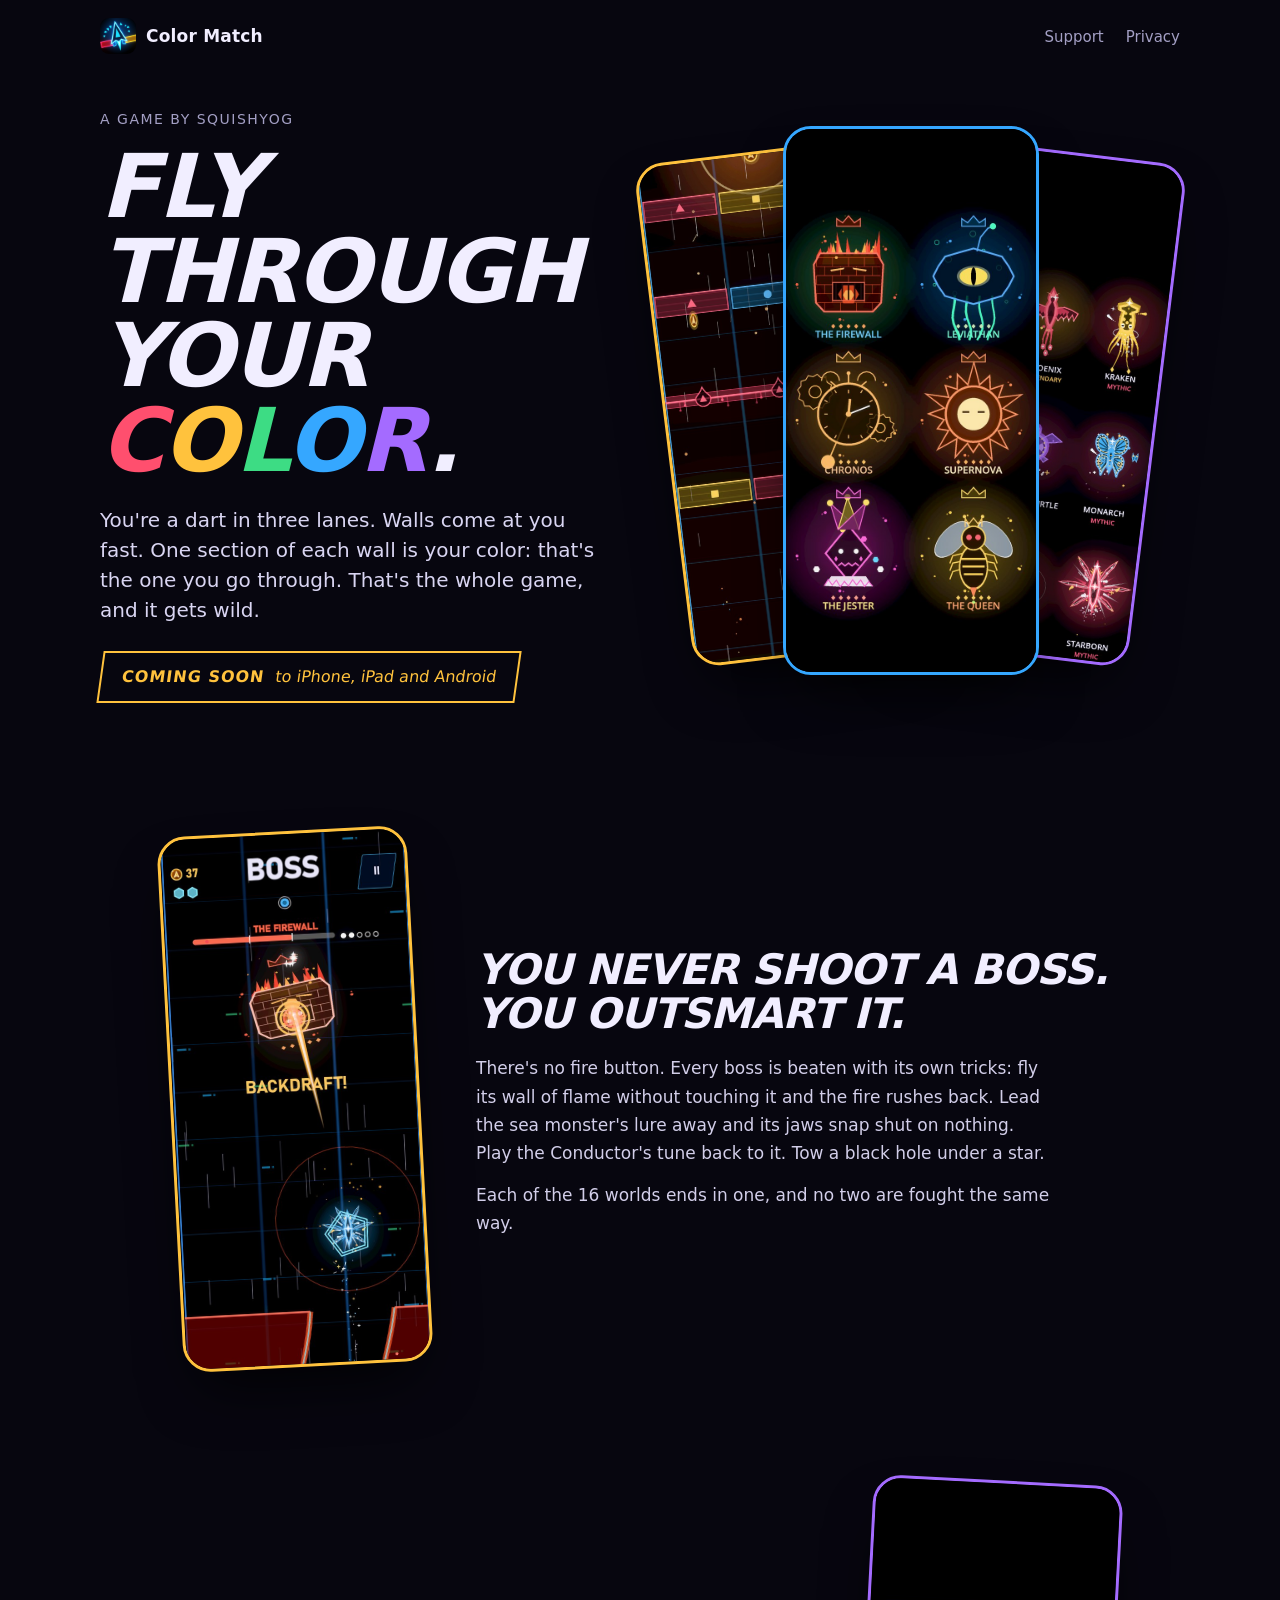
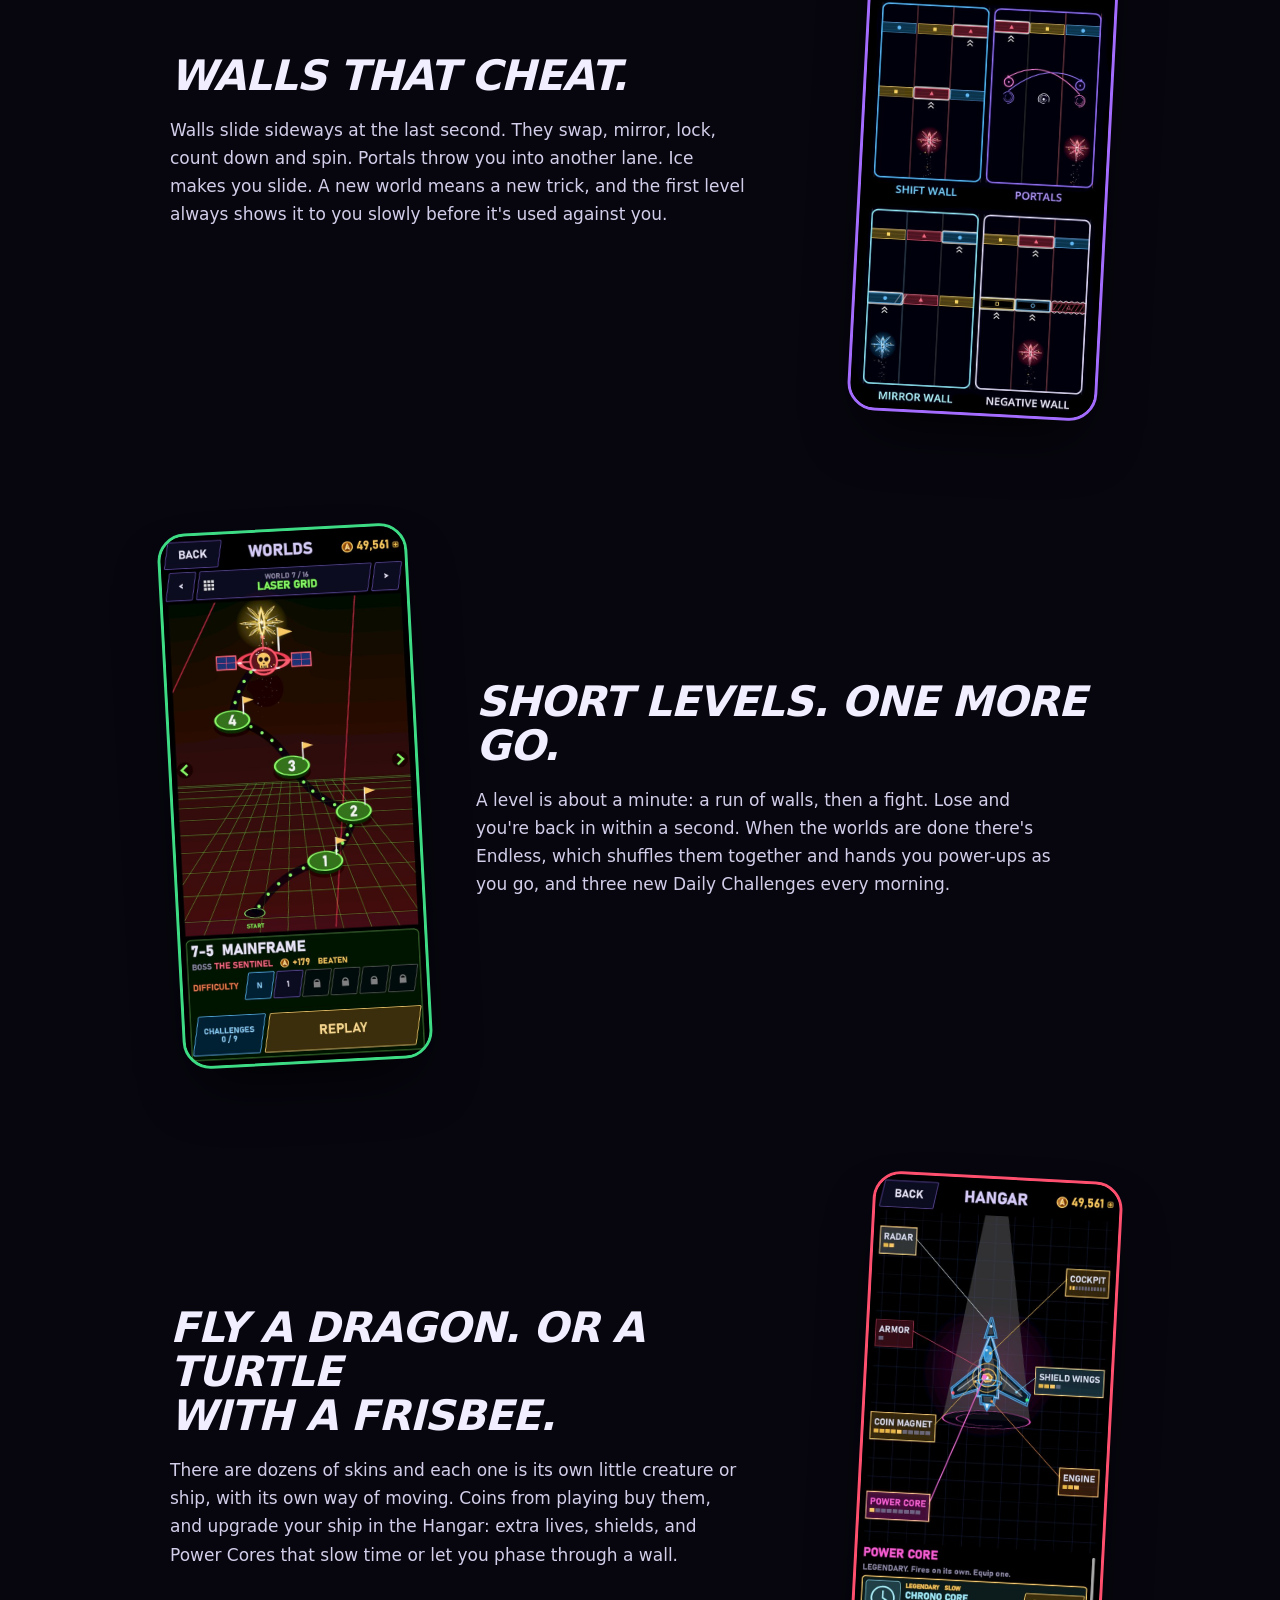
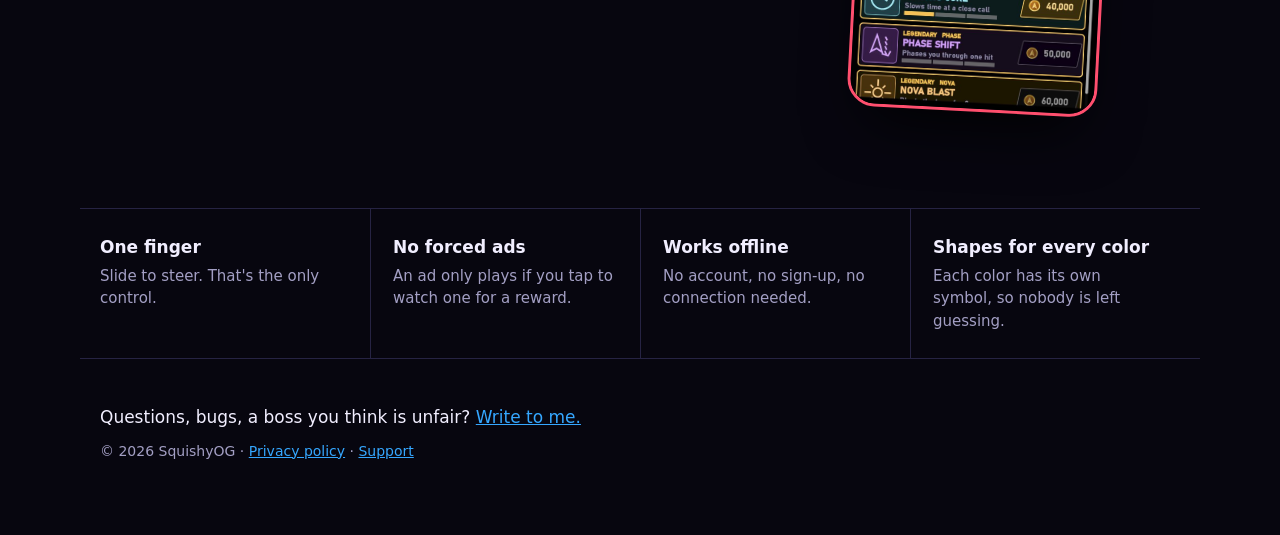
<file: index.html>
<!doctype html>
<html lang="en">
<head>
<meta charset="utf-8">
<meta name="viewport" content="width=device-width, initial-scale=1">
<title>Color Match: Neon Dart</title>
<meta name="description" content="Steer a neon dart down three lanes and fly through the wall that matches your color. 16 worlds, a boss at the end of every one. Coming soon to iPhone, iPad and Android.">
<meta property="og:title" content="Color Match: Neon Dart">
<meta property="og:description" content="Fly through the wall that matches your color. 16 worlds, a boss at the end of every one.">
<meta property="og:image" content="https://squishyog.github.io/colormatch-site/img/share.jpg">
<meta name="theme-color" content="#07060f">
<link rel="icon" href="img/icon.png">
<link rel="stylesheet" href="style.css?v=4">
</head>
<body class="home">

<div class="bar">
  <a class="brand" href="index.html"><img src="img/icon.png" alt="" width="36" height="36">Color Match</a>
  <span class="links"><a href="support.html">Support</a><a href="privacy.html">Privacy</a></span>
</div>

<section class="hero">
  <div class="pitch">
    <p class="eyebrow">A game by SquishyOG</p>
    <h1>Fly through<br>your <span class="c1">c</span><span class="c2">o</span><span class="c3">l</span><span class="c4">o</span><span class="c5">r</span>.</h1>
    <p class="lede">You're a dart in three lanes. Walls come at you fast. One section of each wall
    is your color: that's the one you go through. That's the whole game, and it gets wild.</p>
    <p class="soon"><b>Coming soon</b> to iPhone, iPad and Android</p>
  </div>
  <div class="phones">
    <img class="ph left" src="img/play.jpg" alt="The dart flying at walls of three colors, to pass through the one that matches it" width="600" height="1304">
    <img class="ph mid" src="img/boss.jpg" alt="Six of the bosses: the Firewall, the Leviathan, Chronos, the Supernova, the Jester and the Queen" width="600" height="1304">
    <img class="ph right" src="img/skins.jpg" alt="Nine skins: a dragon, a phoenix, a kraken and more" width="600" height="1304">
  </div>
</section>

<section class="row">
  <img class="ph" src="img/backdraft.jpg" alt="The Firewall boss blasted by its own fire" width="600" height="1304" loading="lazy">
  <div>
    <h2>You never shoot a boss.<br>You outsmart it.</h2>
    <p>There's no fire button. Every boss is beaten with its own tricks: fly its wall of flame
    without touching it and the fire rushes back. Lead the sea monster's lure away and its jaws
    snap shut on nothing. Play the Conductor's tune back to it. Tow a black hole under a star.</p>
    <p>Each of the 16 worlds ends in one, and no two are fought the same way.</p>
  </div>
</section>

<section class="row flip">
  <img class="ph" src="img/tricks.jpg" alt="Four trick walls: a shift wall, portals, a mirror wall and a negative wall" width="600" height="1304" loading="lazy">
  <div>
    <h2>Walls that cheat.</h2>
    <p>Walls slide sideways at the last second. They swap, mirror, lock, count down and spin.
    Portals throw you into another lane. Ice makes you slide. A new world means a new trick, and
    the first level always shows it to you slowly before it's used against you.</p>
  </div>
</section>

<section class="row">
  <img class="ph" src="img/worlds.jpg" alt="The world map: a road of levels leading to a boss" width="600" height="1304" loading="lazy">
  <div>
    <h2>Short levels. One more go.</h2>
    <p>A level is about a minute: a run of walls, then a fight. Lose and you're back in within a
    second. When the worlds are done there's Endless, which shuffles them together and hands you
    power-ups as you go, and three new Daily Challenges every morning.</p>
  </div>
</section>

<section class="row flip">
  <img class="ph" src="img/hangar.jpg" alt="The Hangar, where the ship's parts are upgraded" width="600" height="1304" loading="lazy">
  <div>
    <h2>Fly a dragon. Or a turtle<br>with a frisbee.</h2>
    <p>There are dozens of skins and each one is its own little creature or ship, with its own
    way of moving. Coins from playing buy them, and upgrade your ship in the Hangar: extra
    lives, shields, and Power Cores that slow time or let you phase through a wall.</p>
  </div>
</section>

<section class="facts">
  <div><b>One finger</b>Slide to steer. That's the only control.</div>
  <div><b>No forced ads</b>An ad only plays if you tap to watch one for a reward.</div>
  <div><b>Works offline</b>No account, no sign-up, no connection needed.</div>
  <div><b>Shapes for every color</b>Each color has its own symbol, so nobody is left guessing.</div>
</section>

<footer>
  <p>Questions, bugs, a boss you think is unfair? <a href="support.html">Write to me.</a></p>
  <p class="small">&copy; 2026 SquishyOG &middot; <a href="privacy.html">Privacy policy</a> &middot; <a href="support.html">Support</a></p>
</footer>

</body>
</html>
</file>
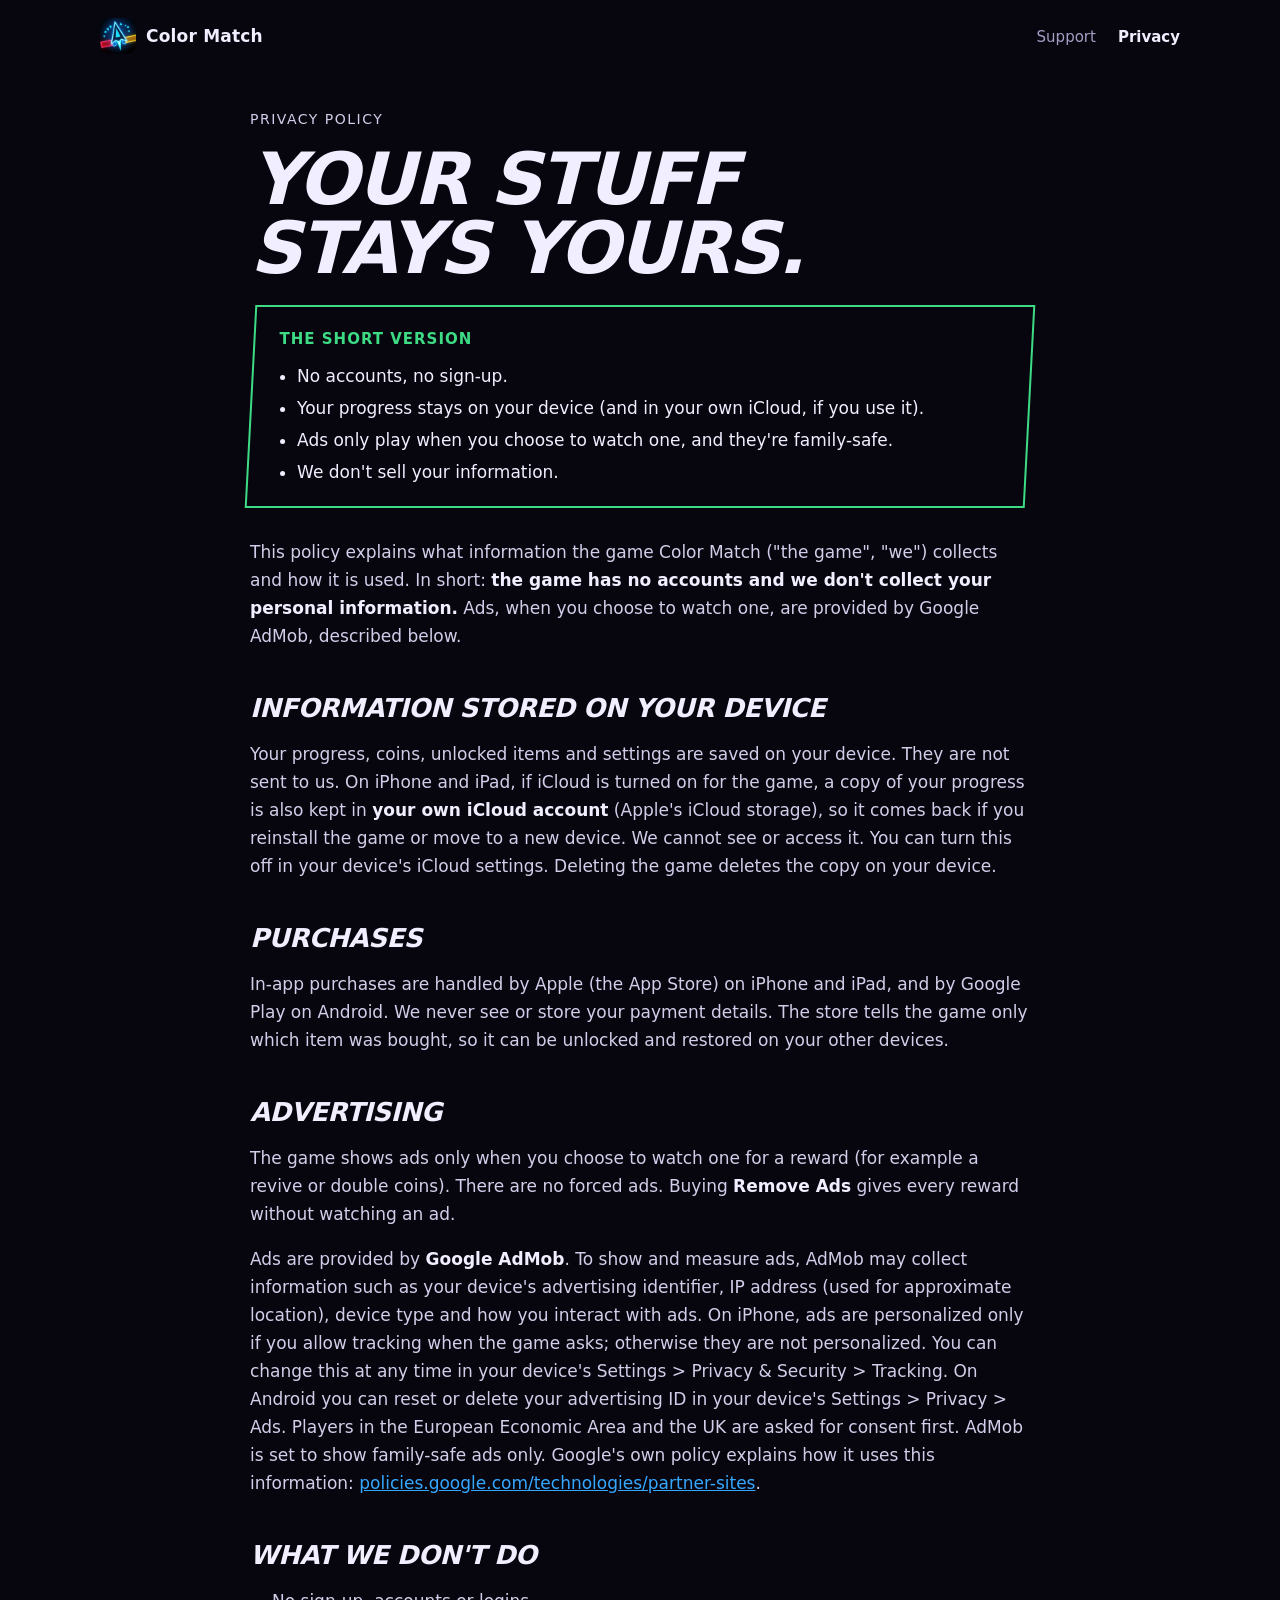
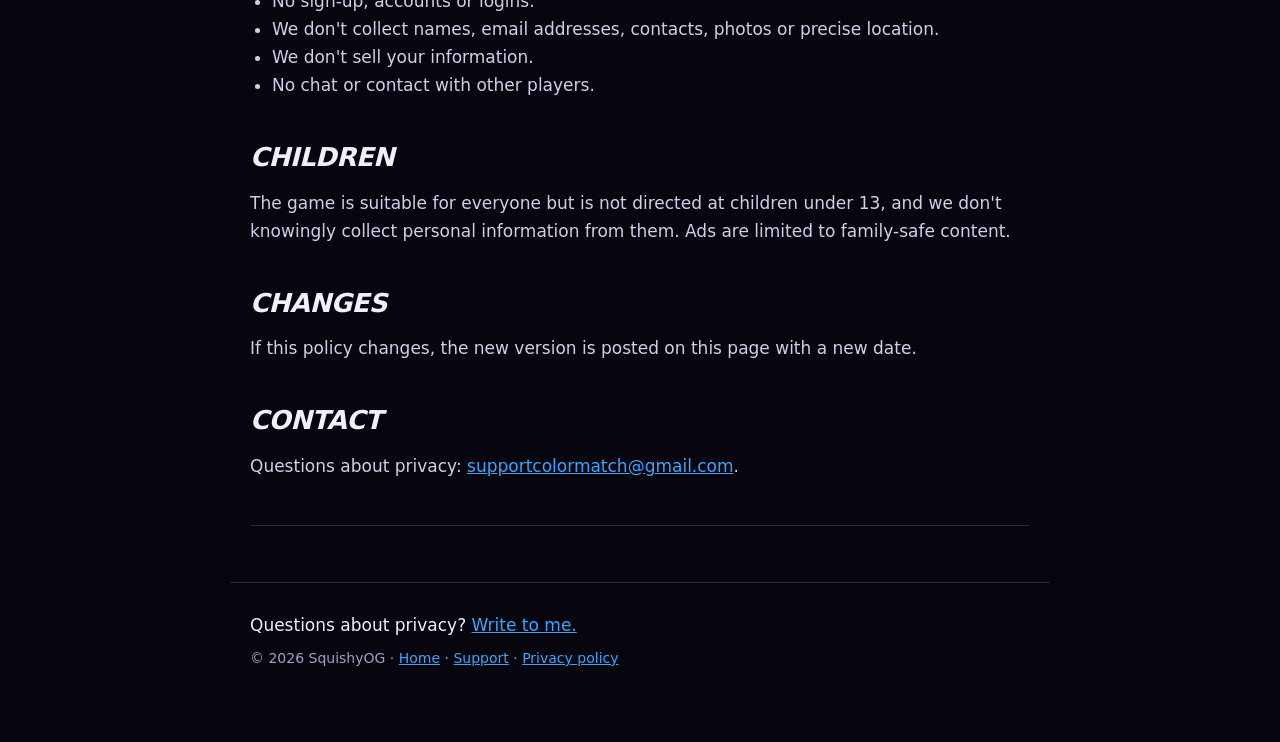
<file: privacy.html>
<!doctype html>
<html lang="en">
<head>
<meta charset="utf-8">
<meta name="viewport" content="width=device-width, initial-scale=1">
<title>Color Match Privacy Policy</title>
<meta name="theme-color" content="#07060f">
<link rel="icon" href="img/icon.png">
<link rel="stylesheet" href="style.css?v=4">
</head>
<body class="page">

<div class="bar">
  <a class="brand" href="index.html"><img src="img/icon.png" alt="" width="36" height="36">Color Match</a>
  <span class="links"><a href="support.html">Support</a><a href="privacy.html" aria-current="page">Privacy</a></span>
</div>

<main>
  <header class="top">
    <p class="eyebrow">Privacy policy</p>
    <h1>Your stuff<br>stays yours.</h1>
    <div class="short">
    <b>The short version</b>
    <ul>
      <li>No accounts, no sign-up.</li>
      <li>Your progress stays on your device (and in your own iCloud, if you use it).</li>
      <li>Ads only play when you choose to watch one, and they're family-safe.</li>
      <li>We don't sell your information.</li>
    </ul>
  </div>

  <p>This policy explains what information the game Color Match ("the game", "we") collects and
  how it is used. In short: <b>the game has no accounts and we don't collect your personal
  information.</b> Ads, when you choose to watch one, are provided by Google AdMob, described below.</p>

  <h2>Information stored on your device</h2>
  <p>Your progress, coins, unlocked items and settings are saved on your device. They are not
  sent to us. On iPhone and iPad, if iCloud is turned on for the game, a copy of your progress is
  also kept in <b>your own iCloud account</b> (Apple's iCloud storage), so it comes back if you
  reinstall the game or move to a new device. We cannot see or access it. You can turn this off
  in your device's iCloud settings. Deleting the game deletes the copy on your device.</p>

  <h2>Purchases</h2>
  <p>In-app purchases are handled by Apple (the App Store) on iPhone and iPad, and by Google Play
  on Android. We never see or store your payment details. The store tells the game only which item
  was bought, so it can be unlocked and restored on your other devices.</p>

  <h2>Advertising</h2>
  <p>The game shows ads only when you choose to watch one for a reward (for example a revive or
  double coins). There are no forced ads. Buying <b>Remove Ads</b> gives every reward without
  watching an ad.</p>
  <p>Ads are provided by <b>Google AdMob</b>. To show and measure ads, AdMob may collect
  information such as your device's advertising identifier, IP address (used for approximate
  location), device type and how you interact with ads. On iPhone, ads are personalized only if
  you allow tracking when the game asks; otherwise they are not personalized. You can change this
  at any time in your device's Settings &gt; Privacy &amp; Security &gt; Tracking. On Android you can
  reset or delete your advertising ID in your device's Settings &gt; Privacy &gt; Ads. Players in the
  European Economic Area and the UK are asked for consent first. AdMob is set to show family-safe
  ads only. Google's own policy explains how it uses this information:
  <a href="https://policies.google.com/technologies/partner-sites">policies.google.com/technologies/partner-sites</a>.</p>

  <h2>What we don't do</h2>
  <ul>
    <li>No sign-up, accounts or logins.</li>
    <li>We don't collect names, email addresses, contacts, photos or precise location.</li>
    <li>We don't sell your information.</li>
    <li>No chat or contact with other players.</li>
  </ul>

  <h2>Children</h2>
  <p>The game is suitable for everyone but is not directed at children under 13, and we don't
  knowingly collect personal information from them. Ads are limited to family-safe content.</p>

  <h2>Changes</h2>
  <p>If this policy changes, the new version is posted on this page with a new date.</p>

  <h2>Contact</h2>
  <p>Questions about privacy: <a href="mailto:supportcolormatch@gmail.com">supportcolormatch@gmail.com</a>.</p>

</main>

<footer>
  <p>Questions about privacy? <a href="mailto:supportcolormatch@gmail.com">Write to me.</a></p>
  <p class="small">&copy; 2026 SquishyOG &middot; <a href="index.html">Home</a> &middot; <a href="support.html">Support</a> &middot; <a href="privacy.html">Privacy policy</a></p>
</footer>

</body>
</html>
</file>
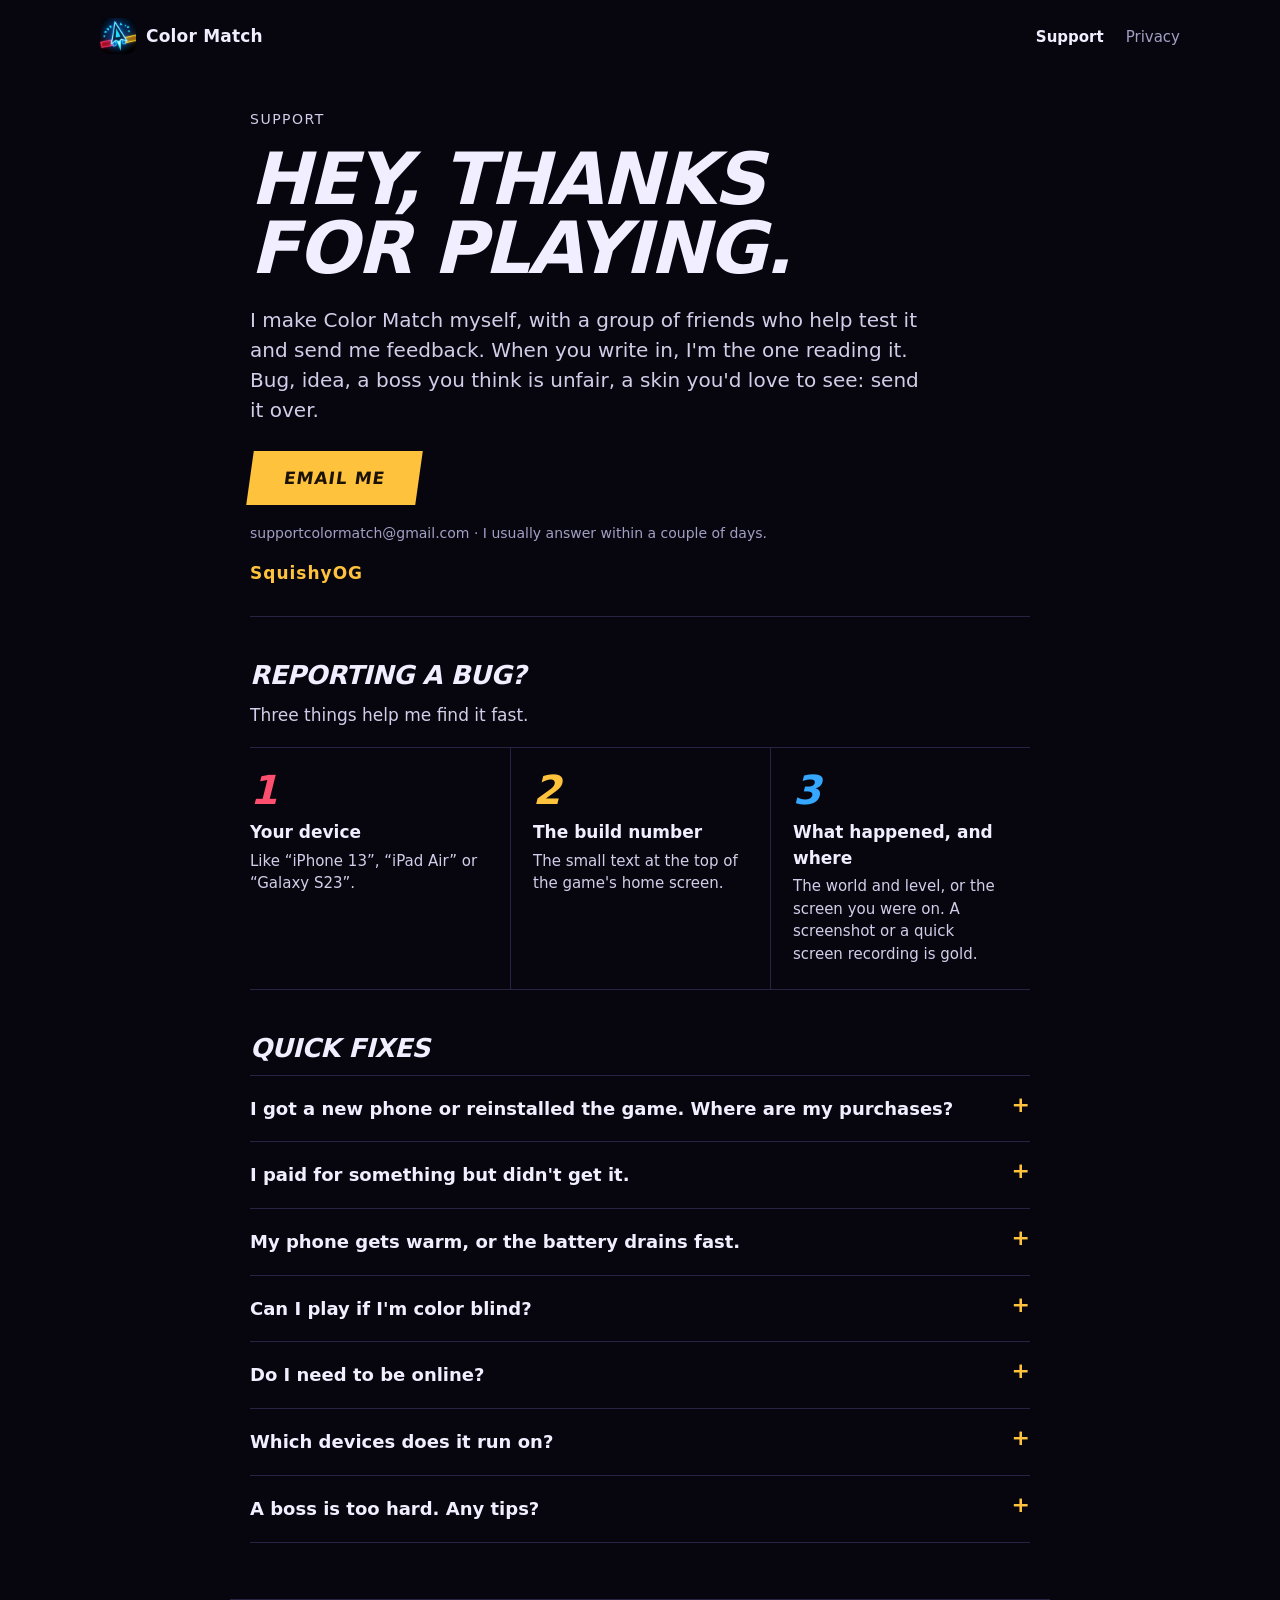
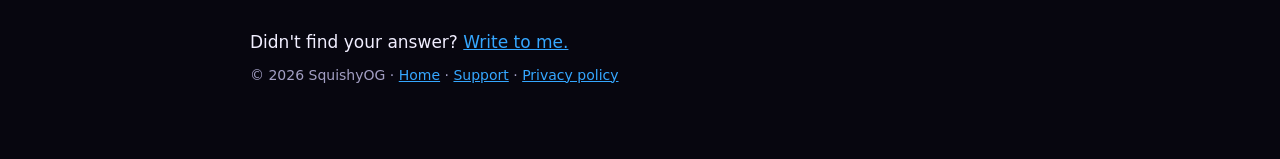
<file: support.html>
<!doctype html>
<html lang="en">
<head>
<meta charset="utf-8">
<meta name="viewport" content="width=device-width, initial-scale=1">
<title>Color Match Support</title>
<meta name="description" content="Help with Color Match: Neon Dart. Restore purchases, fix problems, or write to the developer.">
<meta name="theme-color" content="#07060f">
<link rel="icon" href="img/icon.png">
<link rel="stylesheet" href="style.css?v=4">
</head>
<body class="page">

<div class="bar">
  <a class="brand" href="index.html"><img src="img/icon.png" alt="" width="36" height="36">Color Match</a>
  <span class="links"><a href="support.html" aria-current="page">Support</a><a href="privacy.html">Privacy</a></span>
</div>

<main>
  <header class="top">
    <p class="eyebrow">Support</p>
    <h1>Hey, thanks<br>for playing.</h1>
    <p class="lede">I make Color Match myself, with a group of friends who help test it and send me
    feedback. When you write in, I'm the one reading it. Bug, idea, a boss you think is unfair, a
    skin you'd love to see: send it over.</p>
    <p><a class="btn" href="mailto:supportcolormatch@gmail.com?subject=Color%20Match">Email me</a></p>
    <p class="small">supportcolormatch@gmail.com &middot; I usually answer within a couple of days.</p>
    <p class="sign">SquishyOG</p>
  </header>


  <section class="bug">
    <h2>Reporting a bug?</h2>
    <p class="sub">Three things help me find it fast.</p>
    <ol class="trio">
      <li><b>Your device</b>Like &ldquo;iPhone 13&rdquo;, &ldquo;iPad Air&rdquo; or &ldquo;Galaxy S23&rdquo;.</li>
      <li><b>The build number</b>The small text at the top of the game's home screen.</li>
      <li><b>What happened, and where</b>The world and level, or the screen you were on. A
      screenshot or a quick screen recording is gold.</li>
    </ol>
  </section>

  <h2>Quick fixes</h2>

  <details>
    <summary>I got a new phone or reinstalled the game. Where are my purchases?</summary>
    <p>Open <b>Settings &rsaquo; More &rsaquo; Restore Purchases</b> (it's also at the bottom of the
    Store's Coins tab). Skins, bundles and Remove Ads come back on any device signed in to the same
    Apple ID. Coin packs are spent when you buy them, so those can't come back.</p>
  </details>

  <details>
    <summary>I paid for something but didn't get it.</summary>
    <p>Try <b>Restore Purchases</b> first. Still missing? Email me with the date you bought it and
    I'll sort it out. Apple handles refunds directly at
    <a href="https://reportaproblem.apple.com">reportaproblem.apple.com</a>.</p>
  </details>

  <details>
    <summary>My phone gets warm, or the battery drains fast.</summary>
    <p>Go to <b>Settings &rsaquo; Graphics &rsaquo; Frame Rate</b> and pick <b>Cooler</b>. The game
    runs at about 60 frames a second instead of 120 and your phone stays cooler.</p>
  </details>

  <details>
    <summary>Can I play if I'm color blind?</summary>
    <p>Yes. Turn on <b>Color Symbols</b> in Settings and every color gets its own shape. Every
    warning in the game is also a shape and a sound, never just a color.</p>
  </details>

  <details>
    <summary>Do I need to be online?</summary>
    <p>No, the whole game plays offline. You only need a connection to buy something or to watch
    an optional ad for a reward.</p>
  </details>

  <details>
    <summary>Which devices does it run on?</summary>
    <p>iPhone and iPad with iOS / iPadOS 16 or newer (iPhone 8 and up), and Android phones and tablets
    with Android 7.0 or newer (64-bit).</p>
  </details>

  <details>
    <summary>A boss is too hard. Any tips?</summary>
    <p>Every boss is hurt its own way, usually by turning its own attack back on it. Watch for the
    glowing signs: a box with arrows means &ldquo;be here&rdquo;, teeth and stripes mean danger.
    Settings &rsaquo; More shows all the boss signs, and <b>Boss Hints</b> (Settings &rsaquo;
    Gameplay) can give you more help.</p>
  </details>

</main>

<footer>
  <p>Didn't find your answer? <a href="mailto:supportcolormatch@gmail.com?subject=Color%20Match">Write to me.</a></p>
  <p class="small">&copy; 2026 SquishyOG &middot; <a href="index.html">Home</a> &middot; <a href="support.html">Support</a> &middot; <a href="privacy.html">Privacy policy</a></p>
</footer>

</body>
</html>
</file>
<file: style.css>
:root {
  --bg: #07060f;
  --panel: #100e1f;
  --line: #262343;
  --text: #f1eeff;
  --muted: #a39fc4;
  --pink: #ff4f6e;
  --blue: #35a7ff;
  --gold: #ffc23d;
  --green: #3ddc84;
  --violet: #a46bff;
}
* { box-sizing: border-box; }
html { scroll-behavior: smooth; }
body {
  margin: 0;
  background: var(--bg);
  color: var(--text);
  font: 17px/1.65 system-ui, -apple-system, "Segoe UI", Roboto, sans-serif;
  -webkit-font-smoothing: antialiased;
}
a { color: var(--blue); }
img { max-width: 100%; height: auto; }
.small { color: var(--muted); font-size: 14px; }

/* ---------- Home page ---------- */
.home { overflow-x: hidden; }
.bar {
  max-width: 1120px; margin: 0 auto; padding: 18px 20px;
  display: flex; align-items: center; justify-content: space-between;
}
.brand {
  display: flex; align-items: center; gap: 10px; color: var(--text); text-decoration: none;
  font-weight: 800; letter-spacing: .2px;
}
.brand img { border-radius: 9px; display: block; }
.links a { color: var(--muted); text-decoration: none; margin-left: 22px; font-size: 15px; }
.links a:hover { color: var(--text); }

.hero {
  max-width: 1120px; margin: 0 auto; padding: 36px 20px 72px;
  display: grid; grid-template-columns: 1fr 1.05fr; gap: 28px; align-items: center;
}
.eyebrow { color: var(--muted); font-size: 14px; letter-spacing: 1.5px; text-transform: uppercase; margin: 0 0 14px; }
.hero h1 {
  font-size: clamp(44px, 7.2vw, 88px); line-height: .96; margin: 0 0 22px;
  font-weight: 900; font-style: italic; letter-spacing: -2px; text-transform: uppercase;
}
.c1 { color: var(--pink); } .c2 { color: var(--gold); } .c3 { color: var(--green); }
.c4 { color: var(--blue); } .c5 { color: var(--violet); }
.lede { font-size: 20px; line-height: 1.5; color: #d9d5f2; max-width: 30em; margin: 0 0 26px; }
.soon {
  display: inline-block; margin: 0; padding: 11px 20px; border: 2px solid var(--gold);
  color: var(--gold); transform: skewX(-8deg); font-size: 16px;
}
.soon b { text-transform: uppercase; letter-spacing: 1px; margin-right: 6px; }

.ph {
  display: block; border-radius: 28px; border: 3px solid #2b2850; background: #000;
  box-shadow: 0 30px 60px -20px rgba(0, 0, 0, .9);
}
.phones { position: relative; height: 560px; }
.phones .ph { position: absolute; width: 236px; top: 24px; }
.phones .left { left: 4%; transform: rotate(-7deg); border-color: var(--gold); }
.phones .mid { left: 50%; margin-left: -128px; width: 256px; top: 0; z-index: 2; border-color: var(--blue); }
.phones .right { right: 4%; transform: rotate(7deg); border-color: var(--violet); }

.row {
  max-width: 980px; margin: 0 auto; padding: 56px 20px;
  display: grid; grid-template-columns: 250px 1fr; gap: 56px; align-items: center;
}
.row.flip { grid-template-columns: 1fr 250px; }
.row.flip .ph { order: 2; }
.row .ph { width: 250px; }
.row:nth-of-type(2) .ph { border-color: var(--gold); transform: rotate(-3deg); }
.row:nth-of-type(3) .ph { border-color: var(--violet); transform: rotate(3deg); }
.row:nth-of-type(4) .ph { border-color: var(--green); transform: rotate(-3deg); }
.row:nth-of-type(5) .ph { border-color: var(--pink); transform: rotate(3deg); }
.row h2 {
  font-size: clamp(28px, 4vw, 42px); line-height: 1.05; margin: 0 0 18px;
  font-weight: 900; font-style: italic; letter-spacing: -1px; text-transform: uppercase;
}
.row p { color: #d2cee9; margin: 0 0 14px; max-width: 34em; }

.facts {
  max-width: 1120px; margin: 40px auto 0; padding: 0 20px;
  display: grid; grid-template-columns: repeat(4, 1fr); gap: 0;
  border-top: 1px solid var(--line); border-bottom: 1px solid var(--line);
}
.facts div { padding: 26px 22px; color: var(--muted); font-size: 15px; line-height: 1.5; border-left: 1px solid var(--line); }
.facts div:first-child { border-left: 0; padding-left: 0; }
.facts b { display: block; color: var(--text); font-size: 17px; margin-bottom: 4px; }

.home footer { max-width: 1120px; margin: 0 auto; padding: 44px 20px 64px; text-align: left; color: var(--text); font-size: 17px; }
.home footer p { margin: 0 0 8px; }

@media (max-width: 860px) {
  .hero { grid-template-columns: 1fr; padding-top: 12px; }
  .phones { height: 430px; max-width: 420px; width: 100%; margin: 0 auto; }
  .phones .ph { width: 172px; top: 20px; border-radius: 22px; }
  .phones .mid { width: 190px; margin-left: -95px; top: 0; }
  .phones .left { left: 0; } .phones .right { right: 0; }
  .row, .row.flip { grid-template-columns: 1fr; gap: 28px; padding: 40px 20px; }
  .row .ph { width: 210px; margin: 0 auto; }
  .row.flip .ph { order: 0; }
  .facts { grid-template-columns: 1fr 1fr; }
  .facts div { border-left: 0; padding-left: 0; }
}

/* ---------- Support and privacy pages (the home page's bar, type and footer) ---------- */
.links a[aria-current] { color: var(--text); font-weight: 700; }
.page main { max-width: 820px; margin: 0 auto; padding: 0 20px; }
.top { padding: 36px 0 28px; border-bottom: 1px solid var(--line); margin-bottom: 36px; }
.top h1 {
  font-size: clamp(40px, 6.4vw, 72px); line-height: .96; margin: 0 0 22px;
  font-weight: 900; font-style: italic; letter-spacing: -2px; text-transform: uppercase;
}
.top .lede { max-width: 34em; }
.top .small { margin: 6px 0 0; }
.sign { color: var(--gold); font-weight: 800; letter-spacing: 1px; margin: 14px 0 0; }
.btn {
  display: inline-block; padding: 13px 34px; background: var(--gold); color: #1a1205;
  font-weight: 800; text-decoration: none; text-transform: uppercase; letter-spacing: 1px;
  transform: skewX(-8deg);
}
.btn:hover { filter: brightness(1.1); }
.page h2 {
  font-size: 26px; line-height: 1.1; margin: 44px 0 12px;
  font-weight: 900; font-style: italic; letter-spacing: -.5px; text-transform: uppercase;
}
.page main p, .page main li { color: #d2cee9; }
.page main p b, .page main li b { color: var(--text); }
.page main ul { padding-left: 22px; }
.sub { margin: 0 0 18px; }

.trio { list-style: none; counter-reset: n; padding: 0; margin: 0; display: grid; grid-template-columns: repeat(3, 1fr); gap: 0;
  border-top: 1px solid var(--line); border-bottom: 1px solid var(--line); }
.trio li { counter-increment: n; padding: 22px 22px 24px; border-left: 1px solid var(--line); font-size: 15px; line-height: 1.5; color: var(--muted); }
.trio li:first-child { border-left: 0; padding-left: 0; }
.trio li::before {
  content: counter(n); display: block; font-size: 40px; line-height: 1; font-weight: 900; font-style: italic; margin-bottom: 10px;
}
.trio li:nth-child(1)::before { color: var(--pink); }
.trio li:nth-child(2)::before { color: var(--gold); }
.trio li:nth-child(3)::before { color: var(--blue); }
.trio b { display: block; font-size: 17px; margin-bottom: 4px; }

details { border-bottom: 1px solid var(--line); }
details:first-of-type { border-top: 1px solid var(--line); }
summary {
  cursor: pointer; list-style: none; padding: 18px 0; font-weight: 700; font-size: 18px;
  display: flex; justify-content: space-between; gap: 16px; color: var(--text);
}
summary:hover { color: var(--gold); }
summary::-webkit-details-marker { display: none; }
summary::after { content: "+"; color: var(--gold); font-weight: 800; font-size: 22px; line-height: 1; }
details[open] summary::after { content: "\2212"; }
details p { margin: 0 0 20px; max-width: 40em; }

.short {
  border: 2px solid var(--green); padding: 20px 24px 12px; margin: 0 0 30px; transform: skewX(-3deg);
}
.short > * { transform: skewX(3deg); }
.short b { display: block; color: var(--green); text-transform: uppercase; letter-spacing: 1px; font-size: 15px; }
.short ul { margin: 10px 0 8px; }
.short li { color: var(--text) !important; margin: 4px 0; }

.page footer { max-width: 820px; margin: 56px auto 0; padding: 28px 20px 64px; border-top: 1px solid var(--line); font-size: 17px; }
.page footer p { margin: 0 0 8px; }

@media (max-width: 700px) {
  .trio { grid-template-columns: 1fr; }
  .trio li { border-left: 0; padding-left: 0; border-top: 1px solid var(--line); }
  .trio li:first-child { border-top: 0; }
}
.page main p.sign { color: var(--gold); }
.page main p.small { color: var(--muted); }
</file>
